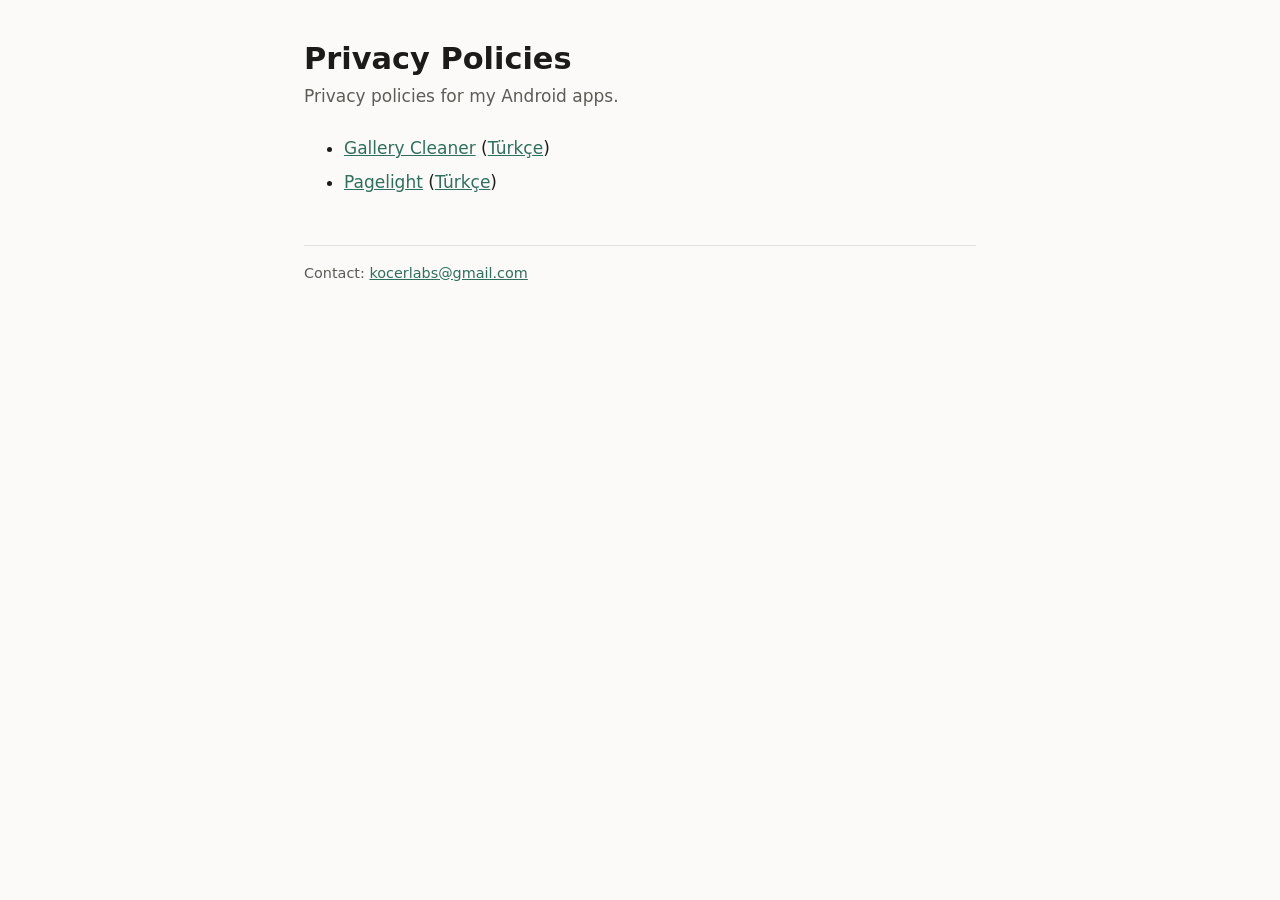
<file: index.html>
<!doctype html>
<html lang="en">
<head>
  <meta charset="utf-8">
  <meta name="viewport" content="width=device-width, initial-scale=1">
  <title>Privacy Policies</title>
  <link rel="stylesheet" href="style.css">
</head>
<body>
<main>
  <h1>Privacy Policies</h1>
  <p class="meta">Privacy policies for my Android apps.</p>
  <ul>
    <li><a href="gallerycleaner/">Gallery Cleaner</a> (<a href="gallerycleaner/tr.html" hreflang="tr">Türkçe</a>)</li>
    <li><a href="pagelight/">Pagelight</a> (<a href="pagelight/tr.html" hreflang="tr">Türkçe</a>)</li>
  </ul>
  <footer>Contact: <a href="mailto:kocerlabs@gmail.com">kocerlabs@gmail.com</a></footer>
</main>
</body>
</html>
</file>
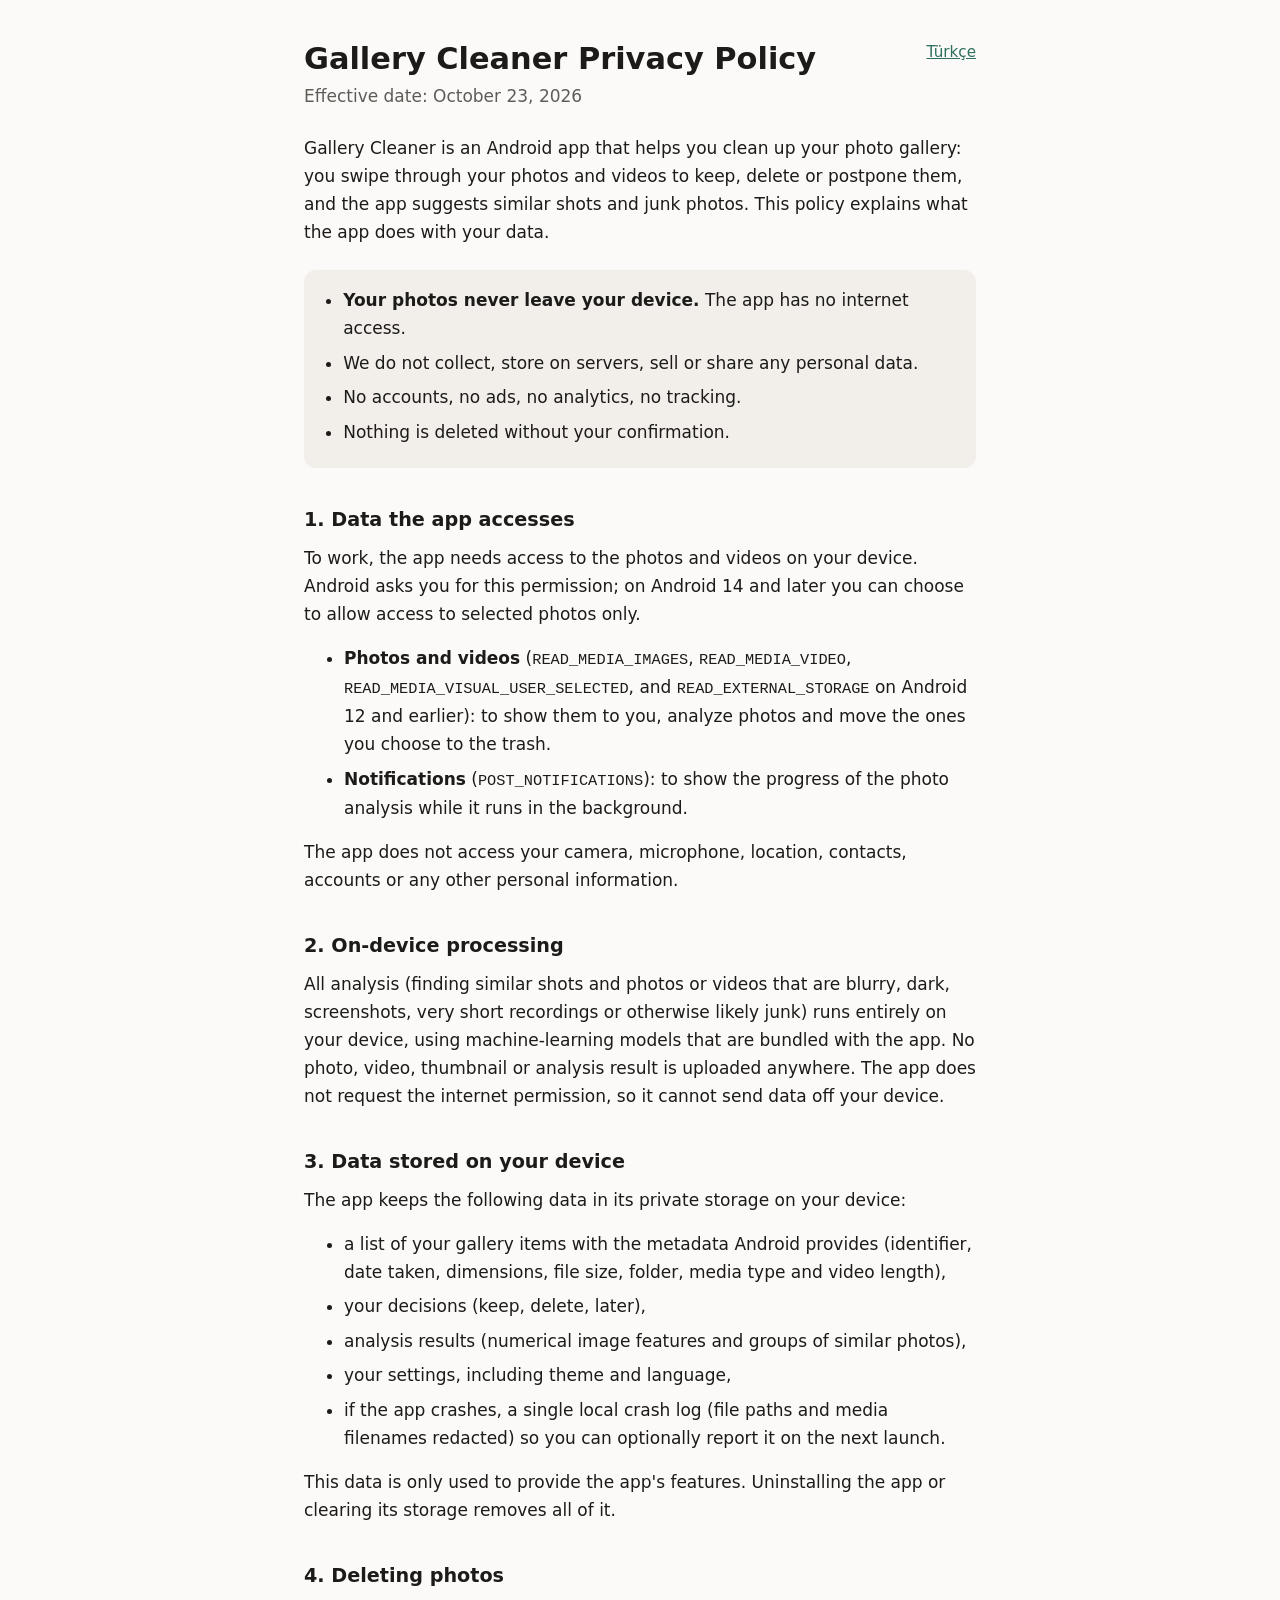
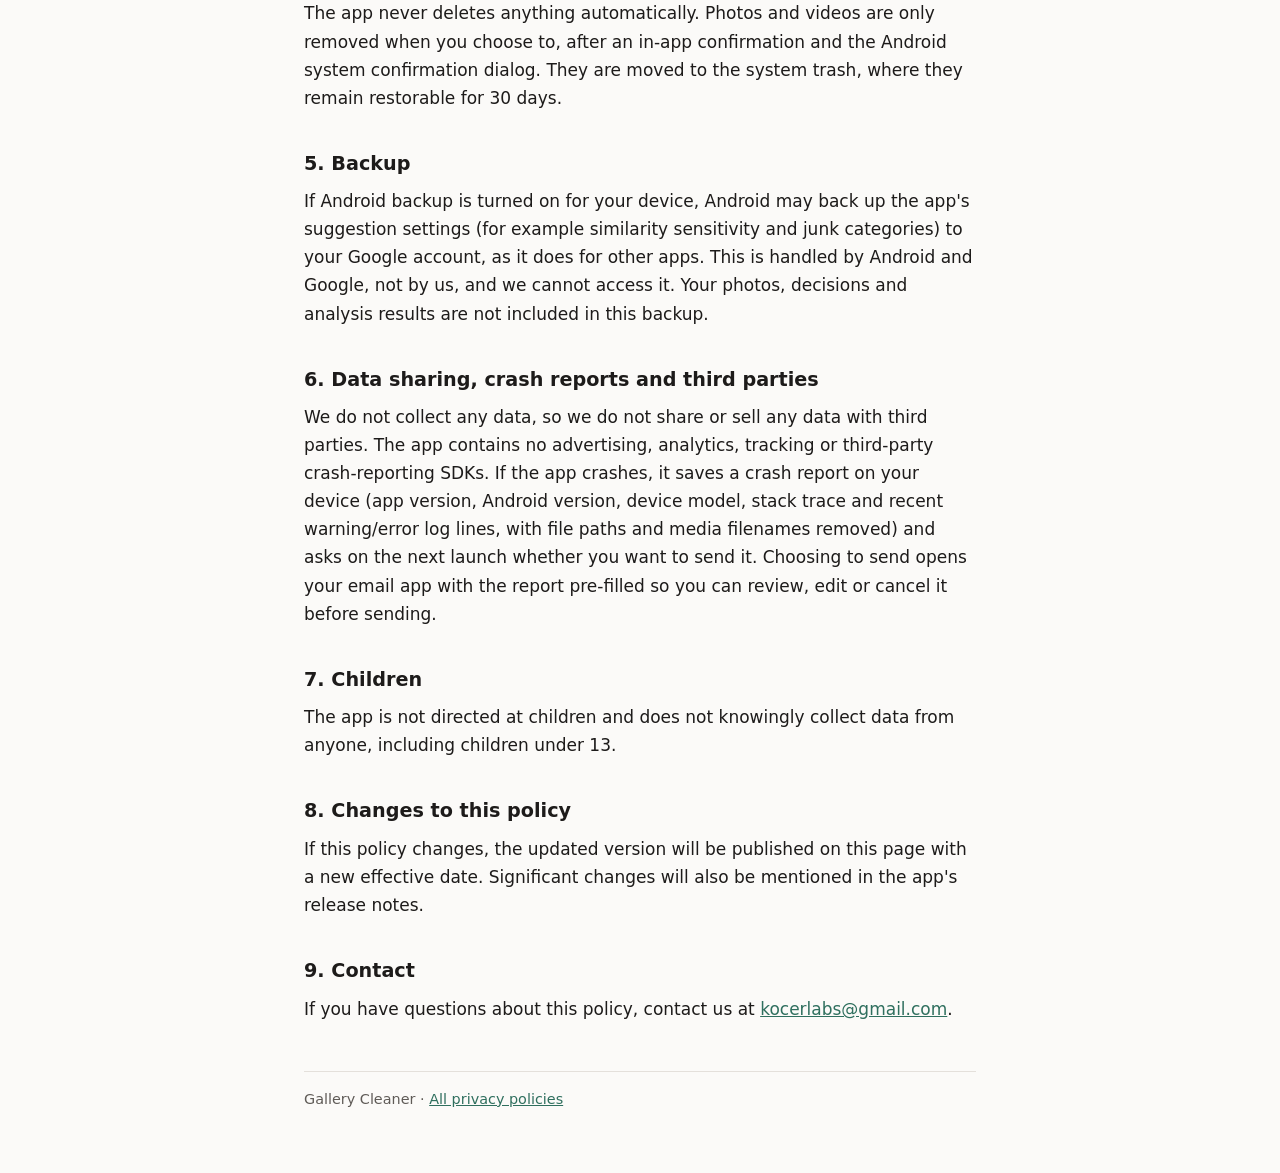
<file: gallerycleaner/index.html>
<!doctype html>
<html lang="en">
<head>
  <meta charset="utf-8">
  <meta name="viewport" content="width=device-width, initial-scale=1">
  <title>Gallery Cleaner – Privacy Policy</title>
  <meta name="description" content="Privacy policy of the Gallery Cleaner Android app. Your photos never leave your device.">
  <link rel="stylesheet" href="../style.css">
</head>
<body>
<main>
  <a class="lang" href="tr.html" hreflang="tr" lang="tr">Türkçe</a>
  <h1>Gallery Cleaner Privacy Policy</h1>
  <p class="meta">Effective date: October 23, 2026</p>

  <p>Gallery Cleaner is an Android app that helps you clean up your photo gallery: you swipe through
    your photos and videos to keep, delete or postpone them, and the app suggests similar shots and
    junk photos. This policy explains what the app does with your data.</p>

  <div class="summary">
    <ul>
      <li><strong>Your photos never leave your device.</strong> The app has no internet access.</li>
      <li>We do not collect, store on servers, sell or share any personal data.</li>
      <li>No accounts, no ads, no analytics, no tracking.</li>
      <li>Nothing is deleted without your confirmation.</li>
    </ul>
  </div>

  <h2>1. Data the app accesses</h2>
  <p>To work, the app needs access to the photos and videos on your device. Android asks you for this
    permission; on Android 14 and later you can choose to allow access to selected photos only.</p>
  <ul>
    <li><strong>Photos and videos</strong> (<code>READ_MEDIA_IMAGES</code>, <code>READ_MEDIA_VIDEO</code>,
      <code>READ_MEDIA_VISUAL_USER_SELECTED</code>, and <code>READ_EXTERNAL_STORAGE</code> on Android 12
      and earlier): to show them to you, analyze photos and move the ones you choose to the trash.</li>
    <li><strong>Notifications</strong> (<code>POST_NOTIFICATIONS</code>): to show the progress of the
      photo analysis while it runs in the background.</li>
  </ul>
  <p>The app does not access your camera, microphone, location, contacts, accounts or any other
    personal information.</p>

  <h2>2. On-device processing</h2>
  <p>All analysis (finding similar shots and photos or videos that are blurry, dark, screenshots,
    very short recordings or otherwise likely junk) runs entirely on your device, using
    machine-learning models that are bundled with the app. No photo, video, thumbnail or analysis
    result is uploaded anywhere. The app does not request the internet permission, so it cannot send
    data off your device.</p>

  <h2>3. Data stored on your device</h2>
  <p>The app keeps the following data in its private storage on your device:</p>
  <ul>
    <li>a list of your gallery items with the metadata Android provides (identifier, date taken,
      dimensions, file size, folder, media type and video length),</li>
    <li>your decisions (keep, delete, later),</li>
    <li>analysis results (numerical image features and groups of similar photos),</li>
    <li>your settings, including theme and language,</li>
    <li>if the app crashes, a single local crash log (file paths and media filenames redacted) so
      you can optionally report it on the next launch.</li>
  </ul>
  <p>This data is only used to provide the app's features. Uninstalling the app or clearing its
    storage removes all of it.</p>

  <h2>4. Deleting photos</h2>
  <p>The app never deletes anything automatically. Photos and videos are only removed when you choose
    to, after an in-app confirmation and the Android system confirmation dialog. They are moved to the
    system trash, where they remain restorable for 30 days.</p>

  <h2>5. Backup</h2>
  <p>If Android backup is turned on for your device, Android may back up the app's suggestion settings
    (for example similarity sensitivity and junk categories) to your Google account, as it does for other apps.
    This is handled by Android and Google, not by us, and we cannot access it. Your photos, decisions
    and analysis results are not included in this backup.</p>

  <h2>6. Data sharing, crash reports and third parties</h2>
  <p>We do not collect any data, so we do not share or sell any data with third parties. The app
    contains no advertising, analytics, tracking or third-party crash-reporting SDKs. If the app
    crashes, it saves a crash report on your device (app version, Android version, device model,
    stack trace and recent warning/error log lines, with file paths and media filenames removed) and
    asks on the next launch whether you want to send it. Choosing to send opens your email app with
    the report pre-filled so you can review, edit or cancel it before sending.</p>

  <h2>7. Children</h2>
  <p>The app is not directed at children and does not knowingly collect data from anyone, including
    children under 13.</p>

  <h2>8. Changes to this policy</h2>
  <p>If this policy changes, the updated version will be published on this page with a new effective
    date. Significant changes will also be mentioned in the app's release notes.</p>

  <h2>9. Contact</h2>
  <p>If you have questions about this policy, contact us at
    <a href="mailto:kocerlabs@gmail.com">kocerlabs@gmail.com</a>.</p>

  <footer>Gallery Cleaner · <a href="../">All privacy policies</a></footer>
</main>
</body>
</html>
</file>
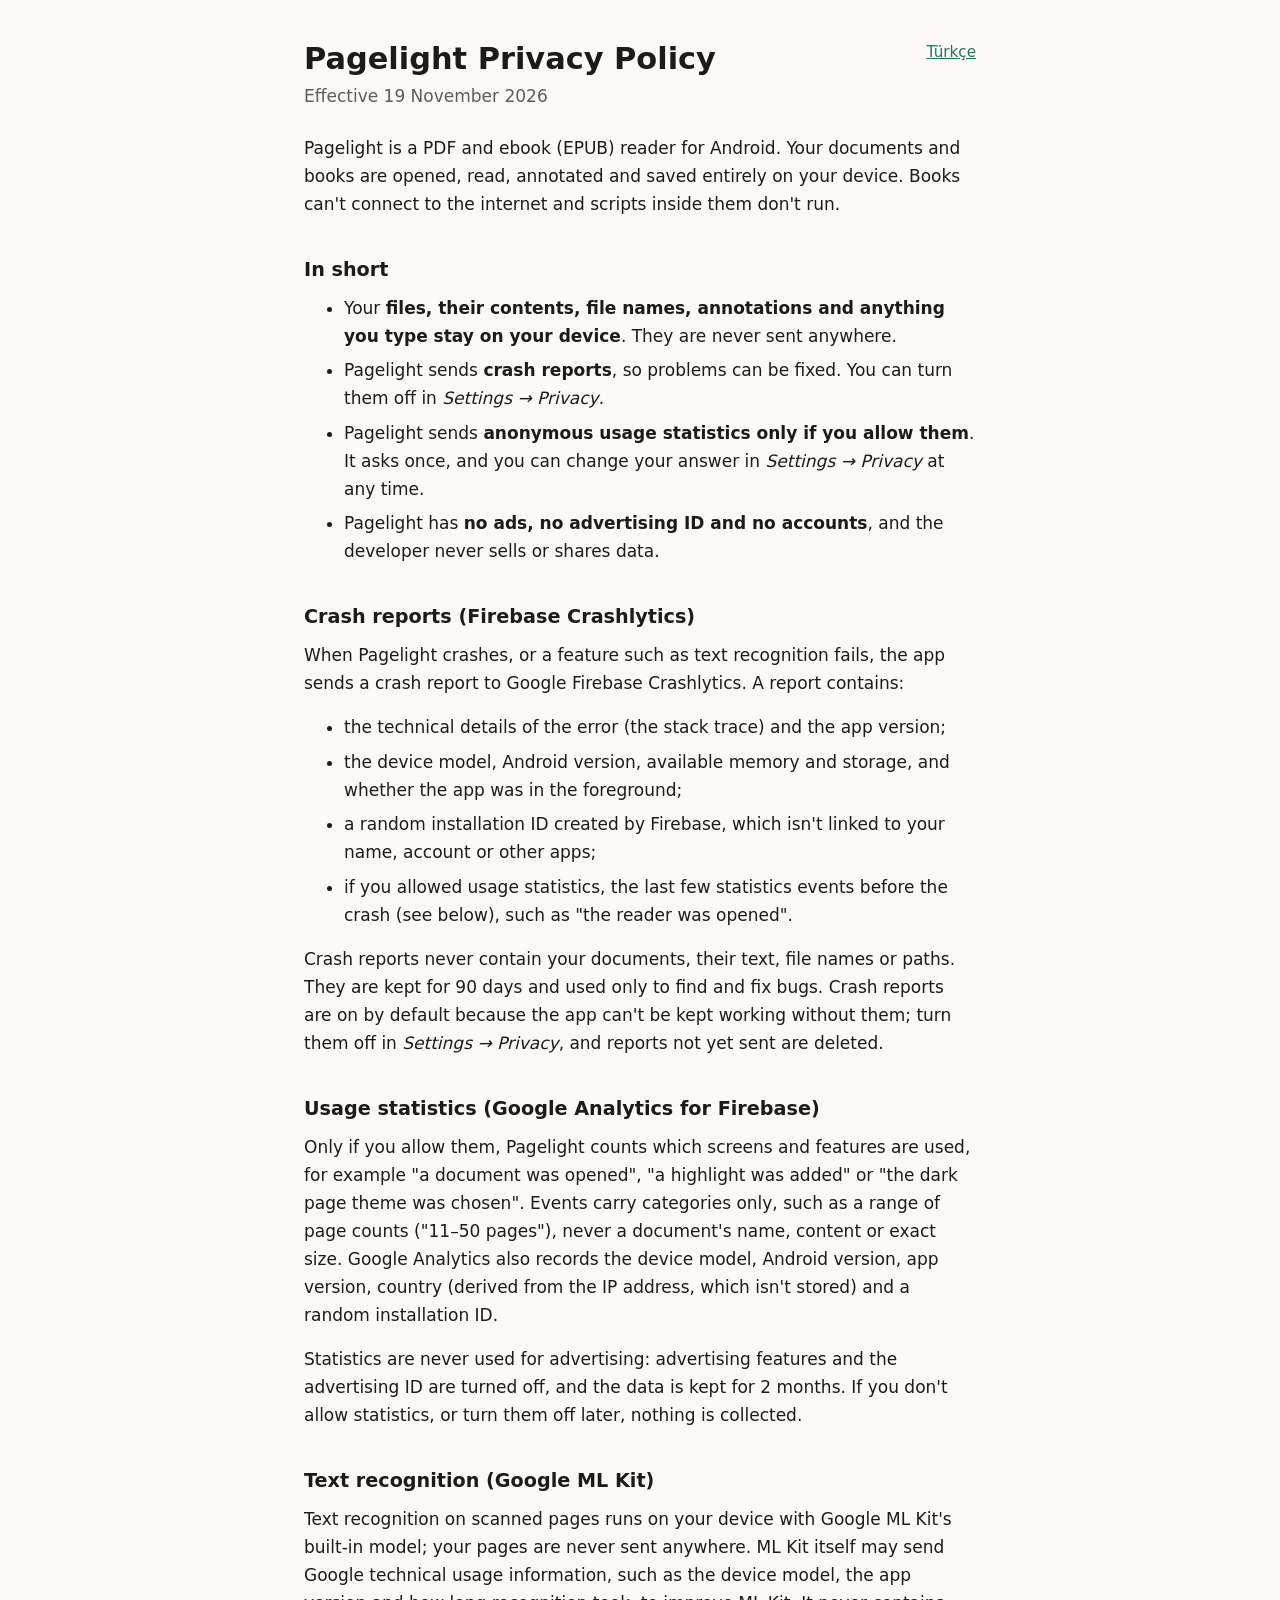
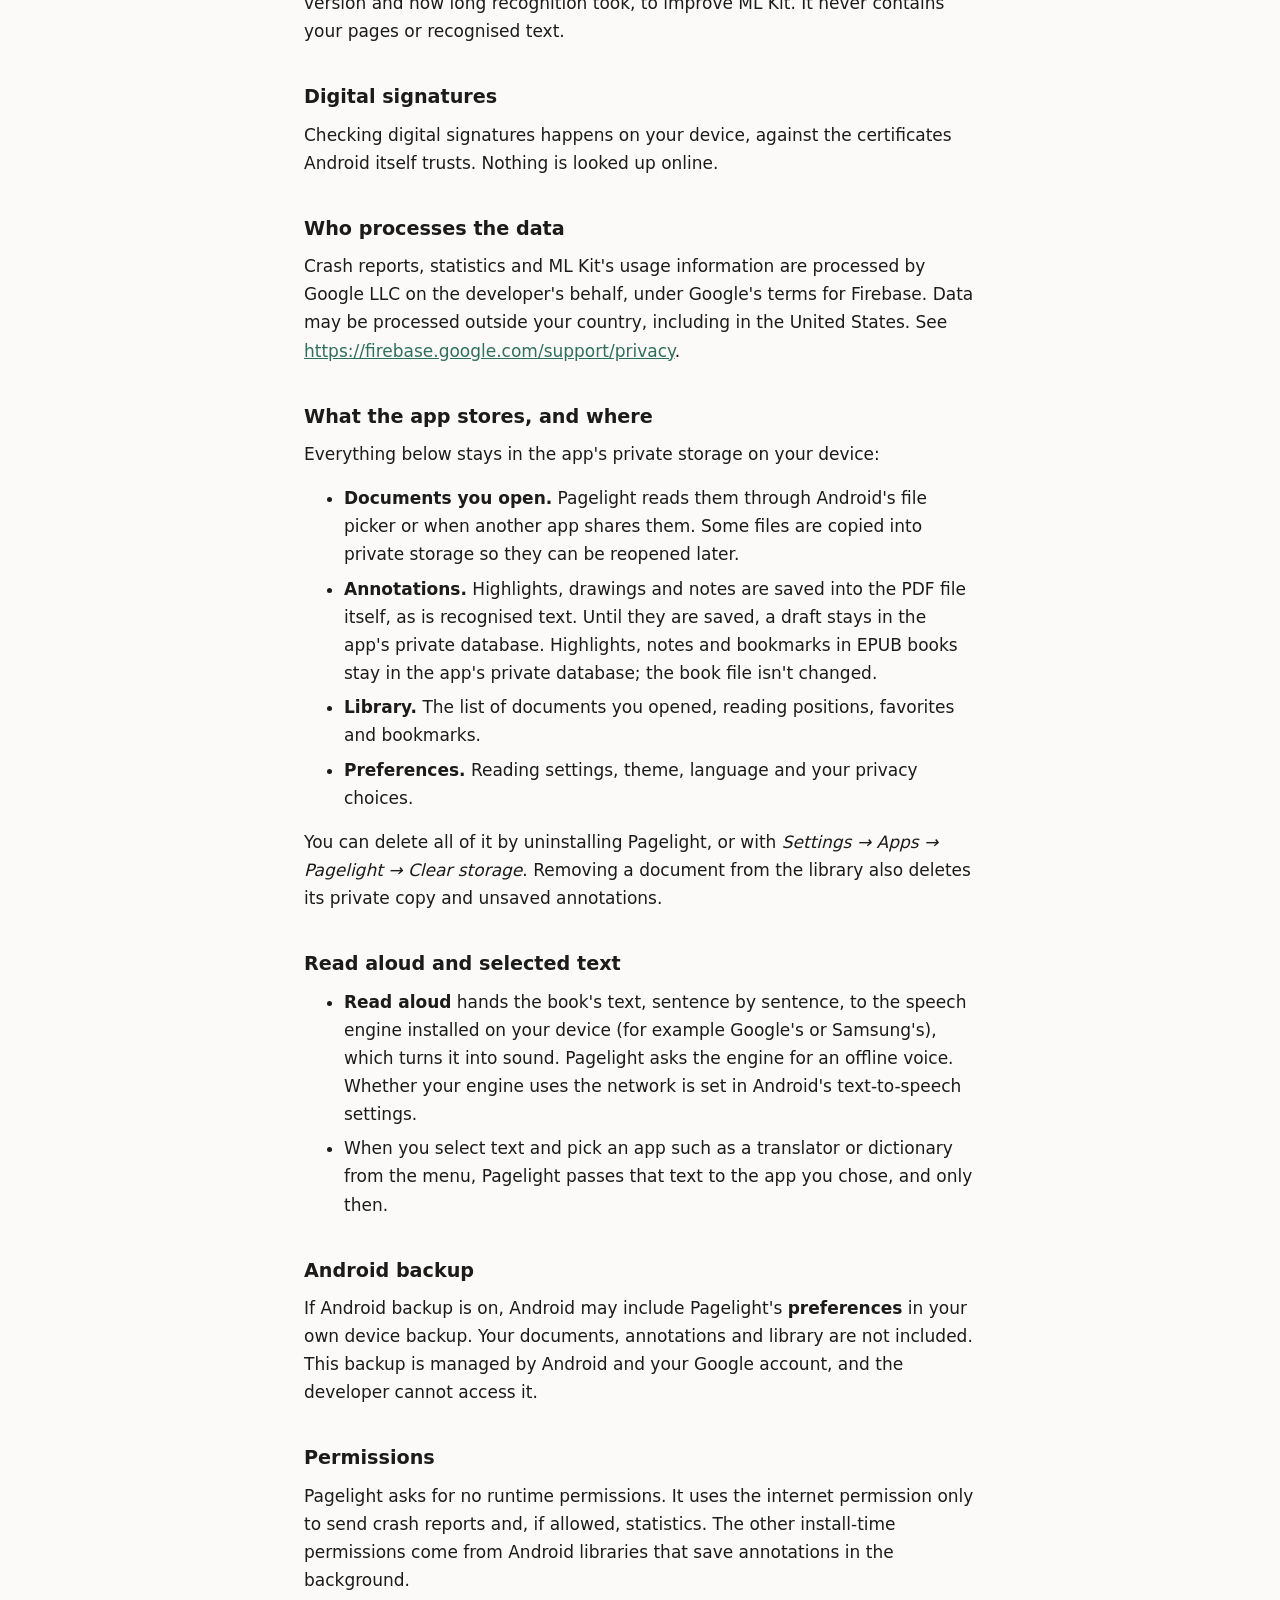
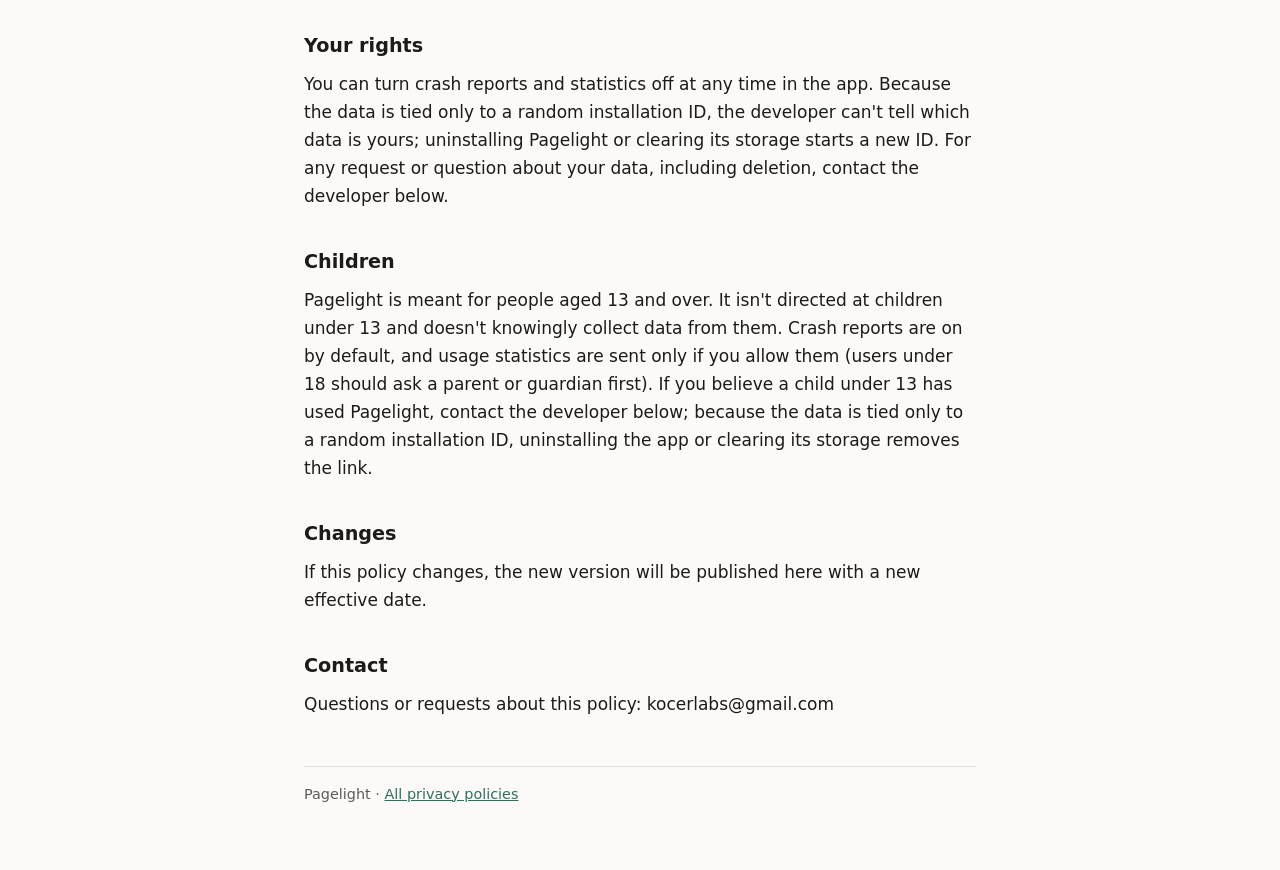
<file: pagelight/index.html>
<!doctype html>
<html lang="en">
<head>
  <meta charset="utf-8">
  <meta name="viewport" content="width=device-width, initial-scale=1">
  <title>Pagelight – Privacy Policy</title>
  <meta name="description" content="Privacy policy of the Pagelight Android app. Your documents never leave your device.">
  <link rel="stylesheet" href="../style.css">
</head>
<body>
<main>
  <a class="lang" href="tr.html" hreflang="tr" lang="tr">Türkçe</a>
  <h1>Pagelight Privacy Policy</h1>
  <p class="meta">Effective 19 November 2026</p>

  <p>Pagelight is a PDF and ebook (EPUB) reader for Android. Your documents and books are opened, read, annotated and saved entirely on your device. Books can't connect to the internet and scripts inside them don't run.</p>

  <h2>In short</h2>

  <ul>
    <li>Your <strong>files, their contents, file names, annotations and anything you type stay on your device</strong>. They are never sent anywhere.</li>
    <li>Pagelight sends <strong>crash reports</strong>, so problems can be fixed. You can turn them off in <em>Settings → Privacy</em>.</li>
    <li>Pagelight sends <strong>anonymous usage statistics only if you allow them</strong>. It asks once, and you can change your answer in <em>Settings → Privacy</em> at any time.</li>
    <li>Pagelight has <strong>no ads, no advertising ID and no accounts</strong>, and the developer never sells or shares data.</li>
  </ul>

  <h2>Crash reports (Firebase Crashlytics)</h2>

  <p>When Pagelight crashes, or a feature such as text recognition fails, the app sends a crash report to Google Firebase Crashlytics. A report contains:</p>

  <ul>
    <li>the technical details of the error (the stack trace) and the app version;</li>
    <li>the device model, Android version, available memory and storage, and whether the app was in the foreground;</li>
    <li>a random installation ID created by Firebase, which isn't linked to your name, account or other apps;</li>
    <li>if you allowed usage statistics, the last few statistics events before the crash (see below), such as "the reader was opened".</li>
  </ul>

  <p>Crash reports never contain your documents, their text, file names or paths. They are kept for 90 days and used only to find and fix bugs. Crash reports are on by default because the app can't be kept working without them; turn them off in <em>Settings → Privacy</em>, and reports not yet sent are deleted.</p>

  <h2>Usage statistics (Google Analytics for Firebase)</h2>

  <p>Only if you allow them, Pagelight counts which screens and features are used, for example "a document was opened", "a highlight was added" or "the dark page theme was chosen". Events carry categories only, such as a range of page counts ("11–50 pages"), never a document's name, content or exact size. Google Analytics also records the device model, Android version, app version, country (derived from the IP address, which isn't stored) and a random installation ID.</p>

  <p>Statistics are never used for advertising: advertising features and the advertising ID are turned off, and the data is kept for 2 months. If you don't allow statistics, or turn them off later, nothing is collected.</p>

  <h2>Text recognition (Google ML Kit)</h2>

  <p>Text recognition on scanned pages runs on your device with Google ML Kit's built-in model; your pages are never sent anywhere. ML Kit itself may send Google technical usage information, such as the device model, the app version and how long recognition took, to improve ML Kit. It never contains your pages or recognised text.</p>

  <h2>Digital signatures</h2>

  <p>Checking digital signatures happens on your device, against the certificates Android itself trusts. Nothing is looked up online.</p>

  <h2>Who processes the data</h2>

  <p>Crash reports, statistics and ML Kit's usage information are processed by Google LLC on the developer's behalf, under Google's terms for Firebase. Data may be processed outside your country, including in the United States. See <a href="https://firebase.google.com/support/privacy">https://firebase.google.com/support/privacy</a>.</p>

  <h2>What the app stores, and where</h2>

  <p>Everything below stays in the app's private storage on your device:</p>

  <ul>
    <li><strong>Documents you open.</strong> Pagelight reads them through Android's file picker or when another app shares them. Some files are copied into private storage so they can be reopened later.</li>
    <li><strong>Annotations.</strong> Highlights, drawings and notes are saved into the PDF file itself, as is recognised text. Until they are saved, a draft stays in the app's private database. Highlights, notes and bookmarks in EPUB books stay in the app's private database; the book file isn't changed.</li>
    <li><strong>Library.</strong> The list of documents you opened, reading positions, favorites and bookmarks.</li>
    <li><strong>Preferences.</strong> Reading settings, theme, language and your privacy choices.</li>
  </ul>

  <p>You can delete all of it by uninstalling Pagelight, or with <em>Settings → Apps → Pagelight → Clear storage</em>. Removing a document from the library also deletes its private copy and unsaved annotations.</p>

  <h2>Read aloud and selected text</h2>

  <ul>
    <li><strong>Read aloud</strong> hands the book's text, sentence by sentence, to the speech engine installed on your device (for example Google's or Samsung's), which turns it into sound. Pagelight asks the engine for an offline voice. Whether your engine uses the network is set in Android's text-to-speech settings.</li>
    <li>When you select text and pick an app such as a translator or dictionary from the menu, Pagelight passes that text to the app you chose, and only then.</li>
  </ul>

  <h2>Android backup</h2>

  <p>If Android backup is on, Android may include Pagelight's <strong>preferences</strong> in your own device backup. Your documents, annotations and library are not included. This backup is managed by Android and your Google account, and the developer cannot access it.</p>

  <h2>Permissions</h2>

  <p>Pagelight asks for no runtime permissions. It uses the internet permission only to send crash reports and, if allowed, statistics. The other install-time permissions come from Android libraries that save annotations in the background.</p>

  <h2>Your rights</h2>

  <p>You can turn crash reports and statistics off at any time in the app. Because the data is tied only to a random installation ID, the developer can't tell which data is yours; uninstalling Pagelight or clearing its storage starts a new ID. For any request or question about your data, including deletion, contact the developer below.</p>

  <h2>Children</h2>

  <p>Pagelight is meant for people aged 13 and over. It isn't directed at children under 13 and doesn't knowingly collect data from them. Crash reports are on by default, and usage statistics are sent only if you allow them (users under 18 should ask a parent or guardian first). If you believe a child under 13 has used Pagelight, contact the developer below; because the data is tied only to a random installation ID, uninstalling the app or clearing its storage removes the link.</p>

  <h2>Changes</h2>

  <p>If this policy changes, the new version will be published here with a new effective date.</p>

  <h2>Contact</h2>

  <p>Questions or requests about this policy: kocerlabs@gmail.com</p>

  <footer>Pagelight · <a href="../">All privacy policies</a></footer>
</main>
</body>
</html>
</file>
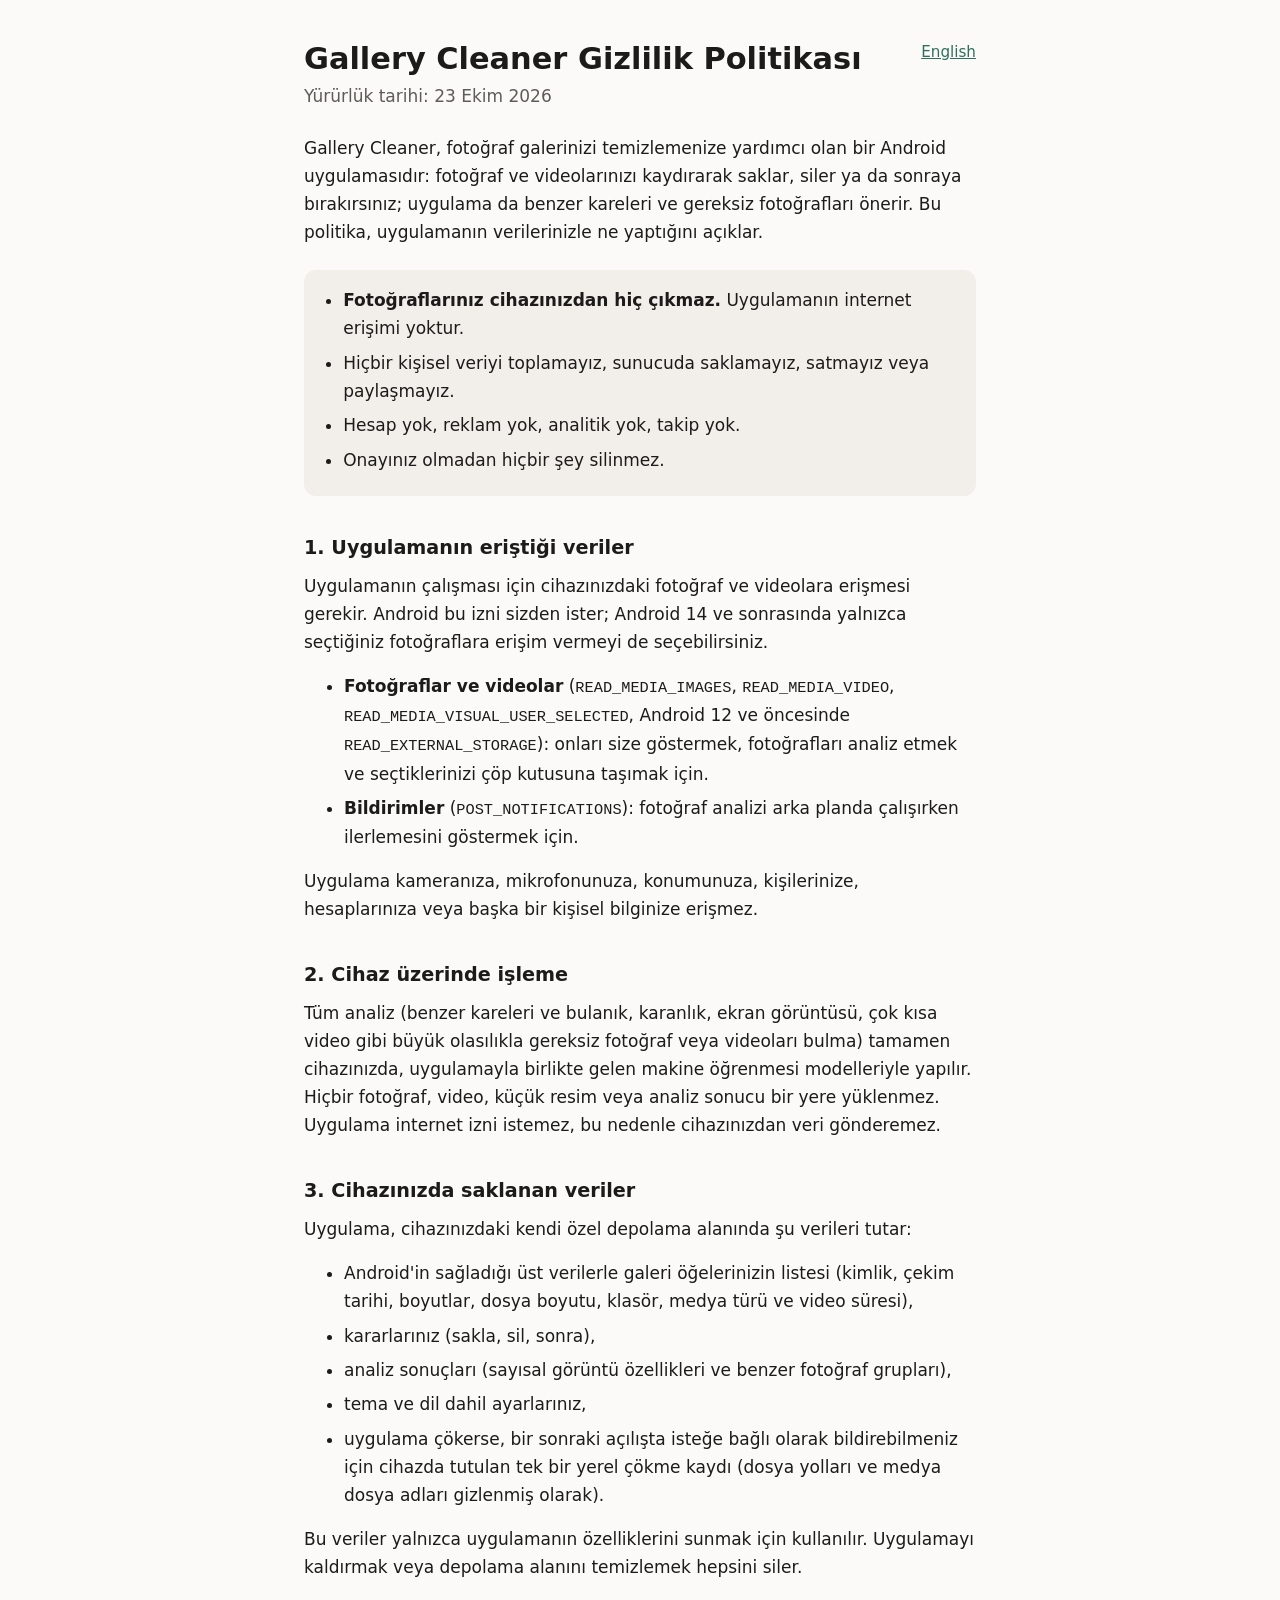
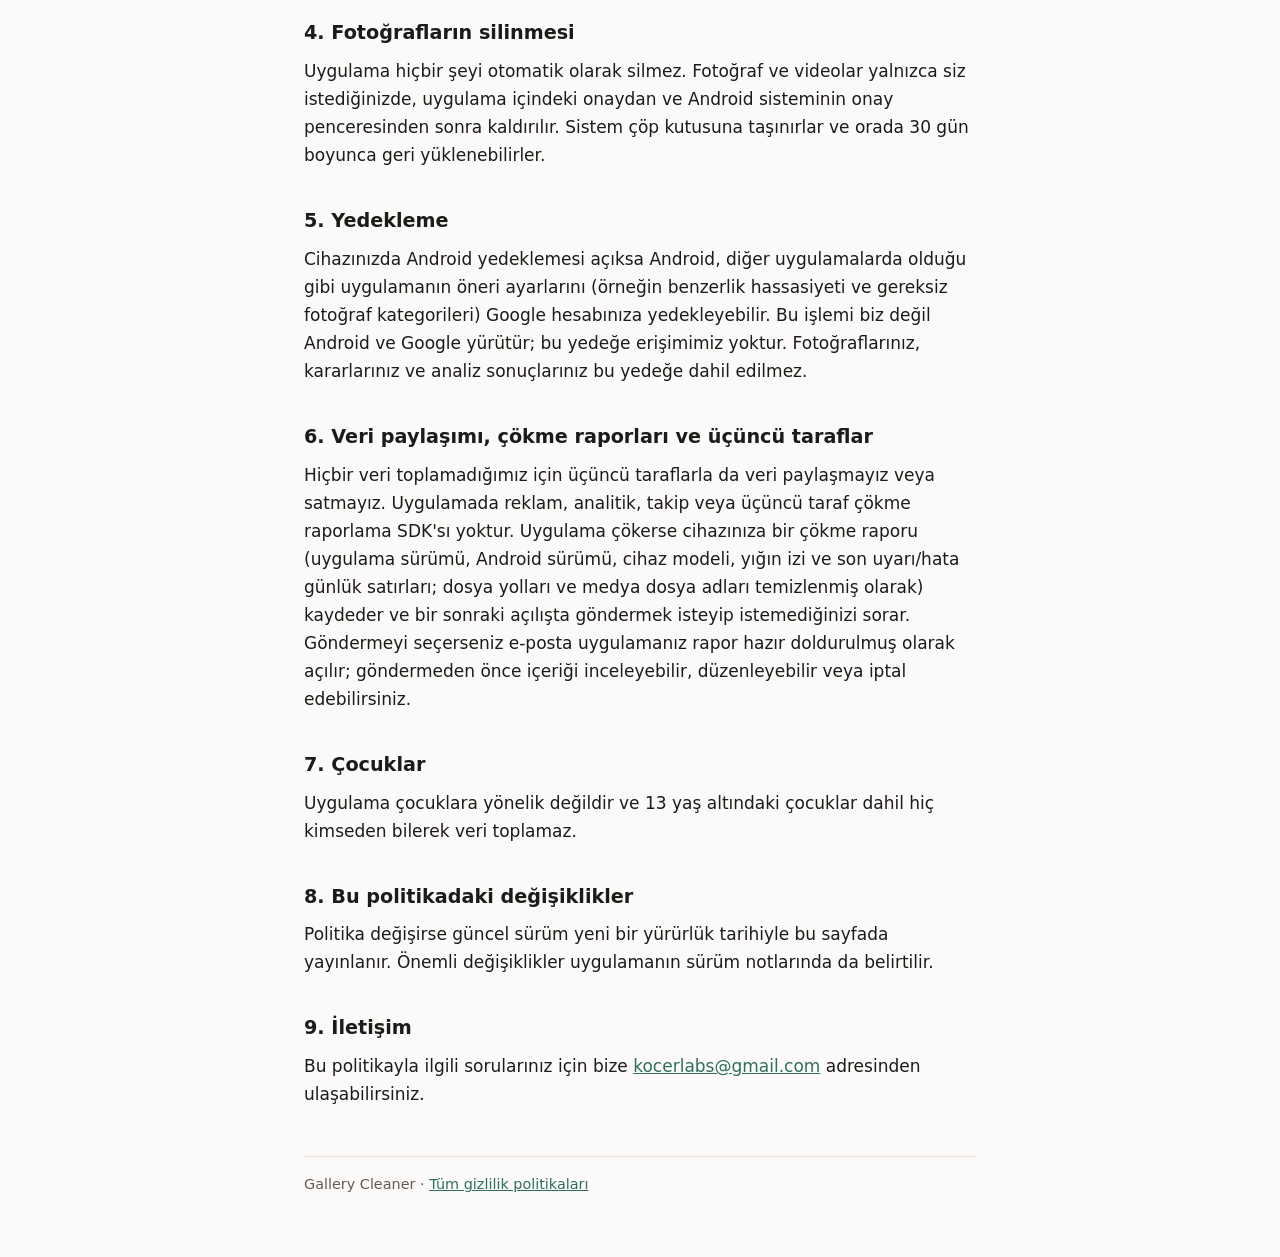
<file: gallerycleaner/tr.html>
<!doctype html>
<html lang="tr">
<head>
  <meta charset="utf-8">
  <meta name="viewport" content="width=device-width, initial-scale=1">
  <title>Gallery Cleaner – Gizlilik Politikası</title>
  <meta name="description" content="Gallery Cleaner Android uygulamasının gizlilik politikası. Fotoğraflarınız cihazınızdan hiç çıkmaz.">
  <link rel="stylesheet" href="../style.css">
</head>
<body>
<main>
  <a class="lang" href="./" hreflang="en" lang="en">English</a>
  <h1>Gallery Cleaner Gizlilik Politikası</h1>
  <p class="meta">Yürürlük tarihi: 23 Ekim 2026</p>

  <p>Gallery Cleaner, fotoğraf galerinizi temizlemenize yardımcı olan bir Android uygulamasıdır:
    fotoğraf ve videolarınızı kaydırarak saklar, siler ya da sonraya bırakırsınız; uygulama da benzer
    kareleri ve gereksiz fotoğrafları önerir. Bu politika, uygulamanın verilerinizle ne yaptığını
    açıklar.</p>

  <div class="summary">
    <ul>
      <li><strong>Fotoğraflarınız cihazınızdan hiç çıkmaz.</strong> Uygulamanın internet erişimi yoktur.</li>
      <li>Hiçbir kişisel veriyi toplamayız, sunucuda saklamayız, satmayız veya paylaşmayız.</li>
      <li>Hesap yok, reklam yok, analitik yok, takip yok.</li>
      <li>Onayınız olmadan hiçbir şey silinmez.</li>
    </ul>
  </div>

  <h2>1. Uygulamanın eriştiği veriler</h2>
  <p>Uygulamanın çalışması için cihazınızdaki fotoğraf ve videolara erişmesi gerekir. Android bu izni
    sizden ister; Android 14 ve sonrasında yalnızca seçtiğiniz fotoğraflara erişim vermeyi de
    seçebilirsiniz.</p>
  <ul>
    <li><strong>Fotoğraflar ve videolar</strong> (<code>READ_MEDIA_IMAGES</code>, <code>READ_MEDIA_VIDEO</code>,
      <code>READ_MEDIA_VISUAL_USER_SELECTED</code>, Android 12 ve öncesinde <code>READ_EXTERNAL_STORAGE</code>):
      onları size göstermek, fotoğrafları analiz etmek ve seçtiklerinizi çöp kutusuna taşımak için.</li>
    <li><strong>Bildirimler</strong> (<code>POST_NOTIFICATIONS</code>): fotoğraf analizi arka planda
      çalışırken ilerlemesini göstermek için.</li>
  </ul>
  <p>Uygulama kameranıza, mikrofonunuza, konumunuza, kişilerinize, hesaplarınıza veya başka bir kişisel
    bilginize erişmez.</p>

  <h2>2. Cihaz üzerinde işleme</h2>
  <p>Tüm analiz (benzer kareleri ve bulanık, karanlık, ekran görüntüsü, çok kısa video gibi büyük
    olasılıkla gereksiz fotoğraf veya videoları bulma) tamamen cihazınızda, uygulamayla birlikte
    gelen makine öğrenmesi modelleriyle yapılır. Hiçbir fotoğraf, video, küçük resim veya analiz
    sonucu bir yere yüklenmez. Uygulama internet izni istemez, bu nedenle cihazınızdan veri
    gönderemez.</p>

  <h2>3. Cihazınızda saklanan veriler</h2>
  <p>Uygulama, cihazınızdaki kendi özel depolama alanında şu verileri tutar:</p>
  <ul>
    <li>Android'in sağladığı üst verilerle galeri öğelerinizin listesi (kimlik, çekim tarihi, boyutlar,
      dosya boyutu, klasör, medya türü ve video süresi),</li>
    <li>kararlarınız (sakla, sil, sonra),</li>
    <li>analiz sonuçları (sayısal görüntü özellikleri ve benzer fotoğraf grupları),</li>
    <li>tema ve dil dahil ayarlarınız,</li>
    <li>uygulama çökerse, bir sonraki açılışta isteğe bağlı olarak bildirebilmeniz için cihazda
      tutulan tek bir yerel çökme kaydı (dosya yolları ve medya dosya adları gizlenmiş olarak).</li>
  </ul>
  <p>Bu veriler yalnızca uygulamanın özelliklerini sunmak için kullanılır. Uygulamayı kaldırmak veya
    depolama alanını temizlemek hepsini siler.</p>

  <h2>4. Fotoğrafların silinmesi</h2>
  <p>Uygulama hiçbir şeyi otomatik olarak silmez. Fotoğraf ve videolar yalnızca siz istediğinizde,
    uygulama içindeki onaydan ve Android sisteminin onay penceresinden sonra kaldırılır. Sistem çöp
    kutusuna taşınırlar ve orada 30 gün boyunca geri yüklenebilirler.</p>

  <h2>5. Yedekleme</h2>
  <p>Cihazınızda Android yedeklemesi açıksa Android, diğer uygulamalarda olduğu gibi uygulamanın öneri
    ayarlarını (örneğin benzerlik hassasiyeti ve gereksiz fotoğraf kategorileri) Google hesabınıza
    yedekleyebilir. Bu işlemi biz değil Android ve Google yürütür; bu yedeğe erişimimiz yoktur.
    Fotoğraflarınız, kararlarınız ve analiz sonuçlarınız bu yedeğe dahil edilmez.</p>

  <h2>6. Veri paylaşımı, çökme raporları ve üçüncü taraflar</h2>
  <p>Hiçbir veri toplamadığımız için üçüncü taraflarla da veri paylaşmayız veya satmayız. Uygulamada
    reklam, analitik, takip veya üçüncü taraf çökme raporlama SDK'sı yoktur. Uygulama çökerse
    cihazınıza bir çökme raporu (uygulama sürümü, Android sürümü, cihaz modeli, yığın izi ve son
    uyarı/hata günlük satırları; dosya yolları ve medya dosya adları temizlenmiş olarak) kaydeder ve
    bir sonraki açılışta göndermek isteyip istemediğinizi sorar. Göndermeyi seçerseniz e-posta
    uygulamanız rapor hazır doldurulmuş olarak açılır; göndermeden önce içeriği inceleyebilir,
    düzenleyebilir veya iptal edebilirsiniz.</p>

  <h2>7. Çocuklar</h2>
  <p>Uygulama çocuklara yönelik değildir ve 13 yaş altındaki çocuklar dahil hiç kimseden bilerek veri
    toplamaz.</p>

  <h2>8. Bu politikadaki değişiklikler</h2>
  <p>Politika değişirse güncel sürüm yeni bir yürürlük tarihiyle bu sayfada yayınlanır. Önemli
    değişiklikler uygulamanın sürüm notlarında da belirtilir.</p>

  <h2>9. İletişim</h2>
  <p>Bu politikayla ilgili sorularınız için bize
    <a href="mailto:kocerlabs@gmail.com">kocerlabs@gmail.com</a> adresinden ulaşabilirsiniz.</p>

  <footer>Gallery Cleaner · <a href="../">Tüm gizlilik politikaları</a></footer>
</main>
</body>
</html>
</file>
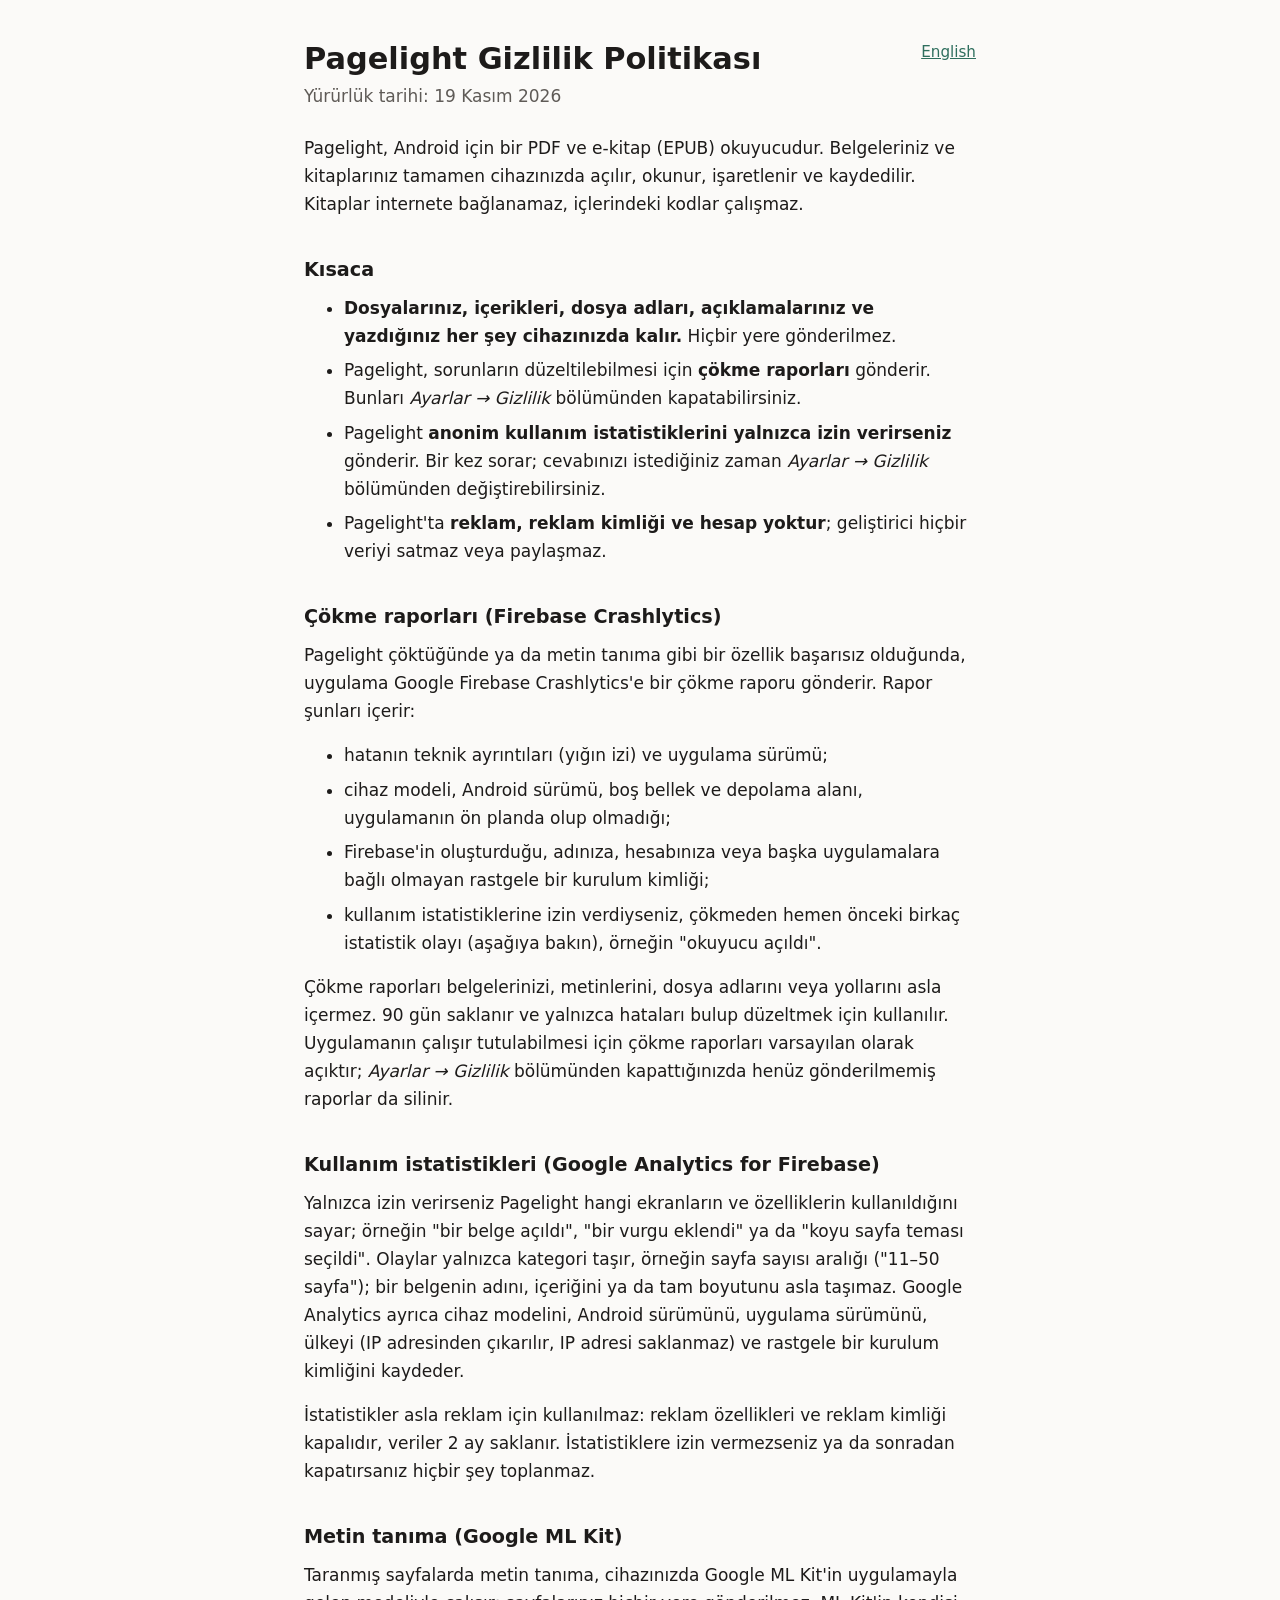
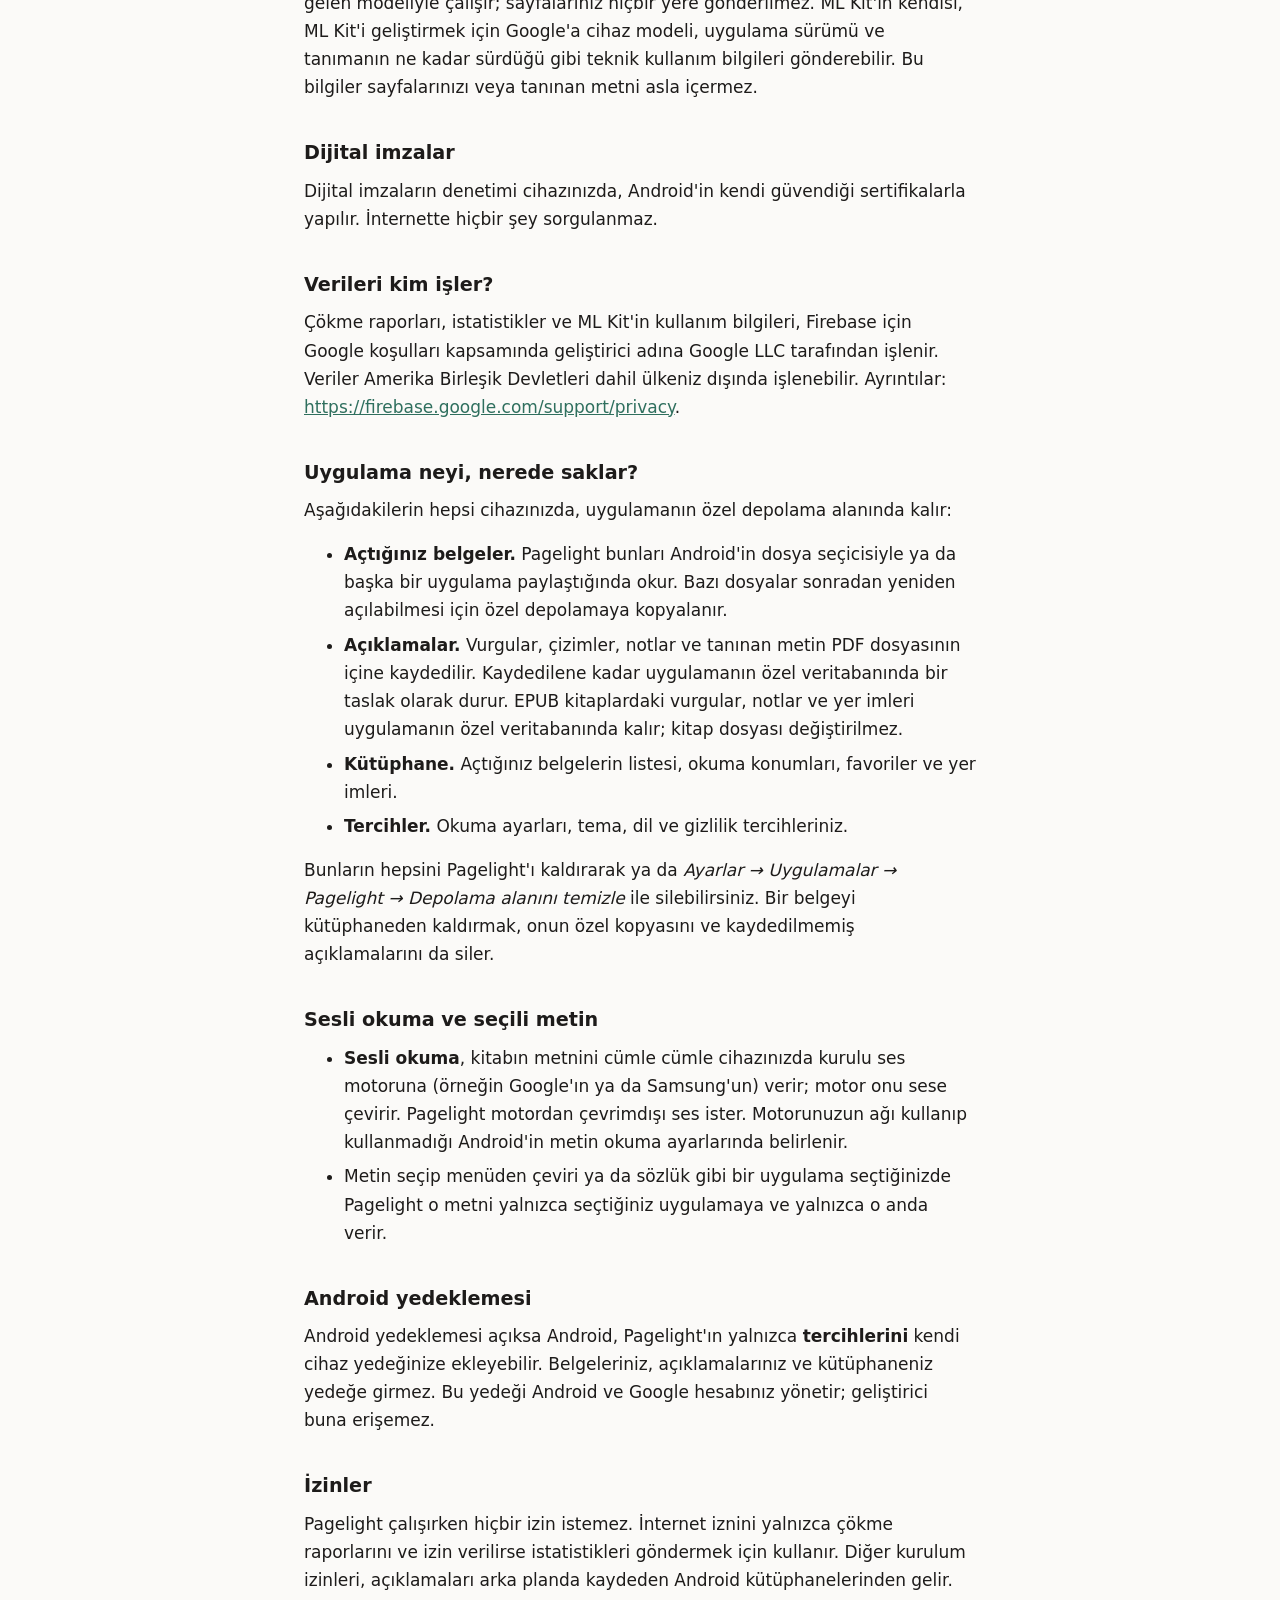
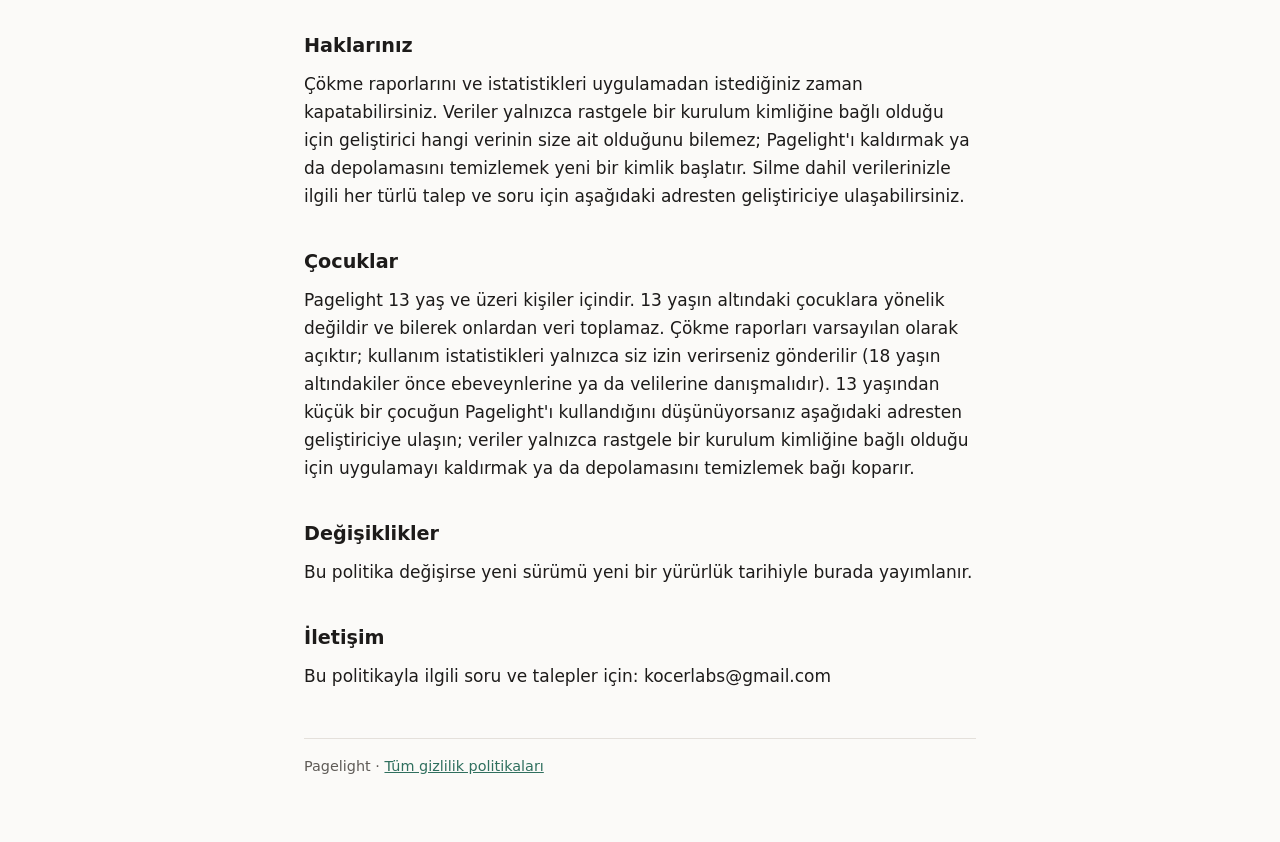
<file: pagelight/tr.html>
<!doctype html>
<html lang="tr">
<head>
  <meta charset="utf-8">
  <meta name="viewport" content="width=device-width, initial-scale=1">
  <title>Pagelight – Gizlilik Politikası</title>
  <meta name="description" content="Pagelight Android uygulamasının gizlilik politikası. Belgeleriniz cihazınızdan hiç çıkmaz.">
  <link rel="stylesheet" href="../style.css">
</head>
<body>
<main>
  <a class="lang" href="./" hreflang="en" lang="en">English</a>
  <h1>Pagelight Gizlilik Politikası</h1>
  <p class="meta">Yürürlük tarihi: 19 Kasım 2026</p>

  <p>Pagelight, Android için bir PDF ve e-kitap (EPUB) okuyucudur. Belgeleriniz ve kitaplarınız tamamen cihazınızda açılır, okunur, işaretlenir ve kaydedilir. Kitaplar internete bağlanamaz, içlerindeki kodlar çalışmaz.</p>

  <h2>Kısaca</h2>

  <ul>
    <li><strong>Dosyalarınız, içerikleri, dosya adları, açıklamalarınız ve yazdığınız her şey cihazınızda kalır.</strong> Hiçbir yere gönderilmez.</li>
    <li>Pagelight, sorunların düzeltilebilmesi için <strong>çökme raporları</strong> gönderir. Bunları <em>Ayarlar → Gizlilik</em> bölümünden kapatabilirsiniz.</li>
    <li>Pagelight <strong>anonim kullanım istatistiklerini yalnızca izin verirseniz</strong> gönderir. Bir kez sorar; cevabınızı istediğiniz zaman <em>Ayarlar → Gizlilik</em> bölümünden değiştirebilirsiniz.</li>
    <li>Pagelight'ta <strong>reklam, reklam kimliği ve hesap yoktur</strong>; geliştirici hiçbir veriyi satmaz veya paylaşmaz.</li>
  </ul>

  <h2>Çökme raporları (Firebase Crashlytics)</h2>

  <p>Pagelight çöktüğünde ya da metin tanıma gibi bir özellik başarısız olduğunda, uygulama Google Firebase Crashlytics'e bir çökme raporu gönderir. Rapor şunları içerir:</p>

  <ul>
    <li>hatanın teknik ayrıntıları (yığın izi) ve uygulama sürümü;</li>
    <li>cihaz modeli, Android sürümü, boş bellek ve depolama alanı, uygulamanın ön planda olup olmadığı;</li>
    <li>Firebase'in oluşturduğu, adınıza, hesabınıza veya başka uygulamalara bağlı olmayan rastgele bir kurulum kimliği;</li>
    <li>kullanım istatistiklerine izin verdiyseniz, çökmeden hemen önceki birkaç istatistik olayı (aşağıya bakın), örneğin "okuyucu açıldı".</li>
  </ul>

  <p>Çökme raporları belgelerinizi, metinlerini, dosya adlarını veya yollarını asla içermez. 90 gün saklanır ve yalnızca hataları bulup düzeltmek için kullanılır. Uygulamanın çalışır tutulabilmesi için çökme raporları varsayılan olarak açıktır; <em>Ayarlar → Gizlilik</em> bölümünden kapattığınızda henüz gönderilmemiş raporlar da silinir.</p>

  <h2>Kullanım istatistikleri (Google Analytics for Firebase)</h2>

  <p>Yalnızca izin verirseniz Pagelight hangi ekranların ve özelliklerin kullanıldığını sayar; örneğin "bir belge açıldı", "bir vurgu eklendi" ya da "koyu sayfa teması seçildi". Olaylar yalnızca kategori taşır, örneğin sayfa sayısı aralığı ("11–50 sayfa"); bir belgenin adını, içeriğini ya da tam boyutunu asla taşımaz. Google Analytics ayrıca cihaz modelini, Android sürümünü, uygulama sürümünü, ülkeyi (IP adresinden çıkarılır, IP adresi saklanmaz) ve rastgele bir kurulum kimliğini kaydeder.</p>

  <p>İstatistikler asla reklam için kullanılmaz: reklam özellikleri ve reklam kimliği kapalıdır, veriler 2 ay saklanır. İstatistiklere izin vermezseniz ya da sonradan kapatırsanız hiçbir şey toplanmaz.</p>

  <h2>Metin tanıma (Google ML Kit)</h2>

  <p>Taranmış sayfalarda metin tanıma, cihazınızda Google ML Kit'in uygulamayla gelen modeliyle çalışır; sayfalarınız hiçbir yere gönderilmez. ML Kit'in kendisi, ML Kit'i geliştirmek için Google'a cihaz modeli, uygulama sürümü ve tanımanın ne kadar sürdüğü gibi teknik kullanım bilgileri gönderebilir. Bu bilgiler sayfalarınızı veya tanınan metni asla içermez.</p>

  <h2>Dijital imzalar</h2>

  <p>Dijital imzaların denetimi cihazınızda, Android'in kendi güvendiği sertifikalarla yapılır. İnternette hiçbir şey sorgulanmaz.</p>

  <h2>Verileri kim işler?</h2>

  <p>Çökme raporları, istatistikler ve ML Kit'in kullanım bilgileri, Firebase için Google koşulları kapsamında geliştirici adına Google LLC tarafından işlenir. Veriler Amerika Birleşik Devletleri dahil ülkeniz dışında işlenebilir. Ayrıntılar: <a href="https://firebase.google.com/support/privacy">https://firebase.google.com/support/privacy</a>.</p>

  <h2>Uygulama neyi, nerede saklar?</h2>

  <p>Aşağıdakilerin hepsi cihazınızda, uygulamanın özel depolama alanında kalır:</p>

  <ul>
    <li><strong>Açtığınız belgeler.</strong> Pagelight bunları Android'in dosya seçicisiyle ya da başka bir uygulama paylaştığında okur. Bazı dosyalar sonradan yeniden açılabilmesi için özel depolamaya kopyalanır.</li>
    <li><strong>Açıklamalar.</strong> Vurgular, çizimler, notlar ve tanınan metin PDF dosyasının içine kaydedilir. Kaydedilene kadar uygulamanın özel veritabanında bir taslak olarak durur. EPUB kitaplardaki vurgular, notlar ve yer imleri uygulamanın özel veritabanında kalır; kitap dosyası değiştirilmez.</li>
    <li><strong>Kütüphane.</strong> Açtığınız belgelerin listesi, okuma konumları, favoriler ve yer imleri.</li>
    <li><strong>Tercihler.</strong> Okuma ayarları, tema, dil ve gizlilik tercihleriniz.</li>
  </ul>

  <p>Bunların hepsini Pagelight'ı kaldırarak ya da <em>Ayarlar → Uygulamalar → Pagelight → Depolama alanını temizle</em> ile silebilirsiniz. Bir belgeyi kütüphaneden kaldırmak, onun özel kopyasını ve kaydedilmemiş açıklamalarını da siler.</p>

  <h2>Sesli okuma ve seçili metin</h2>

  <ul>
    <li><strong>Sesli okuma</strong>, kitabın metnini cümle cümle cihazınızda kurulu ses motoruna (örneğin Google'ın ya da Samsung'un) verir; motor onu sese çevirir. Pagelight motordan çevrimdışı ses ister. Motorunuzun ağı kullanıp kullanmadığı Android'in metin okuma ayarlarında belirlenir.</li>
    <li>Metin seçip menüden çeviri ya da sözlük gibi bir uygulama seçtiğinizde Pagelight o metni yalnızca seçtiğiniz uygulamaya ve yalnızca o anda verir.</li>
  </ul>

  <h2>Android yedeklemesi</h2>

  <p>Android yedeklemesi açıksa Android, Pagelight'ın yalnızca <strong>tercihlerini</strong> kendi cihaz yedeğinize ekleyebilir. Belgeleriniz, açıklamalarınız ve kütüphaneniz yedeğe girmez. Bu yedeği Android ve Google hesabınız yönetir; geliştirici buna erişemez.</p>

  <h2>İzinler</h2>

  <p>Pagelight çalışırken hiçbir izin istemez. İnternet iznini yalnızca çökme raporlarını ve izin verilirse istatistikleri göndermek için kullanır. Diğer kurulum izinleri, açıklamaları arka planda kaydeden Android kütüphanelerinden gelir.</p>

  <h2>Haklarınız</h2>

  <p>Çökme raporlarını ve istatistikleri uygulamadan istediğiniz zaman kapatabilirsiniz. Veriler yalnızca rastgele bir kurulum kimliğine bağlı olduğu için geliştirici hangi verinin size ait olduğunu bilemez; Pagelight'ı kaldırmak ya da depolamasını temizlemek yeni bir kimlik başlatır. Silme dahil verilerinizle ilgili her türlü talep ve soru için aşağıdaki adresten geliştiriciye ulaşabilirsiniz.</p>

  <h2>Çocuklar</h2>

  <p>Pagelight 13 yaş ve üzeri kişiler içindir. 13 yaşın altındaki çocuklara yönelik değildir ve bilerek onlardan veri toplamaz. Çökme raporları varsayılan olarak açıktır; kullanım istatistikleri yalnızca siz izin verirseniz gönderilir (18 yaşın altındakiler önce ebeveynlerine ya da velilerine danışmalıdır). 13 yaşından küçük bir çocuğun Pagelight'ı kullandığını düşünüyorsanız aşağıdaki adresten geliştiriciye ulaşın; veriler yalnızca rastgele bir kurulum kimliğine bağlı olduğu için uygulamayı kaldırmak ya da depolamasını temizlemek bağı koparır.</p>

  <h2>Değişiklikler</h2>

  <p>Bu politika değişirse yeni sürümü yeni bir yürürlük tarihiyle burada yayımlanır.</p>

  <h2>İletişim</h2>

  <p>Bu politikayla ilgili soru ve talepler için: kocerlabs@gmail.com</p>

  <footer>Pagelight · <a href="../">Tüm gizlilik politikaları</a></footer>
</main>
</body>
</html>
</file>
<file: style.css>
:root {
  color-scheme: light dark;
  --bg: #fbfaf8;
  --fg: #1d1b1a;
  --muted: #5f5b57;
  --accent: #2f6f5e;
  --rule: #e4e0db;
  --card: #f2efea;
}

@media (prefers-color-scheme: dark) {
  :root {
    --bg: #161514;
    --fg: #ece8e3;
    --muted: #a8a29c;
    --accent: #7fc4ae;
    --rule: #2e2b29;
    --card: #201e1c;
  }
}

* { box-sizing: border-box; }

body {
  margin: 0;
  background: var(--bg);
  color: var(--fg);
  font: 17px/1.65 system-ui, -apple-system, "Segoe UI", Roboto, sans-serif;
}

main {
  max-width: 44rem;
  margin: 0 auto;
  padding: 2.5rem 16px 4rem;
}

h1 { font-size: 1.9rem; line-height: 1.25; margin: 0 0 .25rem; }
h2 { font-size: 1.2rem; margin: 2.25rem 0 .5rem; }
p, ul { margin: 0 0 1rem; }
li { margin-bottom: .4rem; }
a { color: var(--accent); }
code { font-size: .9em; overflow-wrap: anywhere; }

.meta { color: var(--muted); margin-bottom: 1.5rem; }
.lang { float: right; font-size: .95rem; }

.summary {
  background: var(--card);
  border-radius: 12px;
  padding: 1rem 1.25rem;
  margin: 1.5rem 0;
}
.summary ul { margin: 0; padding-left: 1.2rem; }

footer {
  border-top: 1px solid var(--rule);
  margin-top: 3rem;
  padding-top: 1rem;
  color: var(--muted);
  font-size: .9rem;
}
</file>
